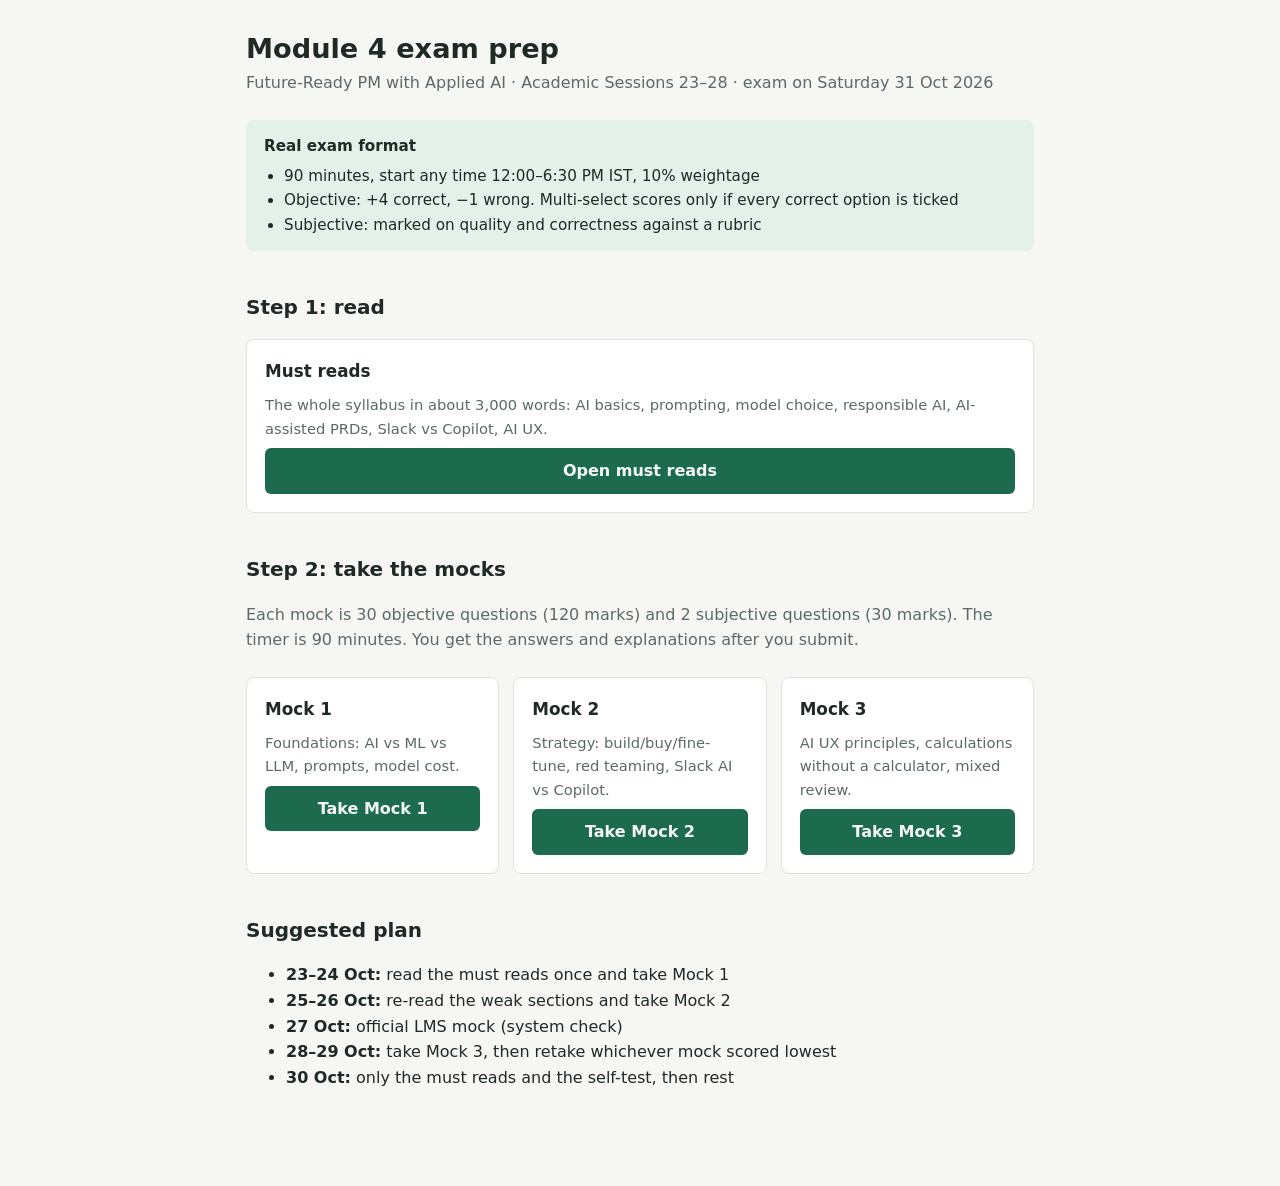
<file: index.html>
<!doctype html>
<html lang="en">
<head>
<meta charset="utf-8">
<meta name="viewport" content="width=device-width, initial-scale=1">
<title>Module 4 Exam Prep</title>
<link rel="stylesheet" href="style.css">
</head>
<body>
<main class="wrap">
  <h1>Module 4 exam prep</h1>
  <p class="sub">Future-Ready PM with Applied AI · Academic Sessions 23–28 · exam on Saturday 31 Oct 2026</p>

  <div class="facts">
    <strong>Real exam format</strong>
    <ul>
      <li>90 minutes, start any time 12:00–6:30 PM IST, 10% weightage</li>
      <li>Objective: +4 correct, −1 wrong. Multi-select scores only if every correct option is ticked</li>
      <li>Subjective: marked on quality and correctness against a rubric</li>
    </ul>
  </div>

  <h2>Step 1: read</h2>
  <div class="cards">
    <div class="card">
      <h3>Must reads</h3>
      <p>The whole syllabus in about 3,000 words: AI basics, prompting, model choice, responsible AI, AI-assisted PRDs, Slack vs Copilot, AI UX.</p>
      <a class="btn" href="must-reads.html">Open must reads</a>
    </div>
  </div>

  <h2>Step 2: take the mocks</h2>
  <p class="sub">Each mock is 30 objective questions (120 marks) and 2 subjective questions (30 marks). The timer is 90 minutes. You get the answers and explanations after you submit.</p>
  <div class="cards">
    <div class="card">
      <h3>Mock 1</h3>
      <p>Foundations: AI vs ML vs LLM, prompts, model cost.</p>
      <a class="btn" href="exam.html?id=1">Take Mock 1</a>
    </div>
    <div class="card">
      <h3>Mock 2</h3>
      <p>Strategy: build/buy/fine-tune, red teaming, Slack AI vs Copilot.</p>
      <a class="btn" href="exam.html?id=2">Take Mock 2</a>
    </div>
    <div class="card">
      <h3>Mock 3</h3>
      <p>AI UX principles, calculations without a calculator, mixed review.</p>
      <a class="btn" href="exam.html?id=3">Take Mock 3</a>
    </div>
  </div>

  <h2>Suggested plan</h2>
  <ul>
    <li><strong>23–24 Oct:</strong> read the must reads once and take Mock 1</li>
    <li><strong>25–26 Oct:</strong> re-read the weak sections and take Mock 2</li>
    <li><strong>27 Oct:</strong> official LMS mock (system check)</li>
    <li><strong>28–29 Oct:</strong> take Mock 3, then retake whichever mock scored lowest</li>
    <li><strong>30 Oct:</strong> only the must reads and the self-test, then rest</li>
  </ul>
</main>
</body>
</html>
</file>
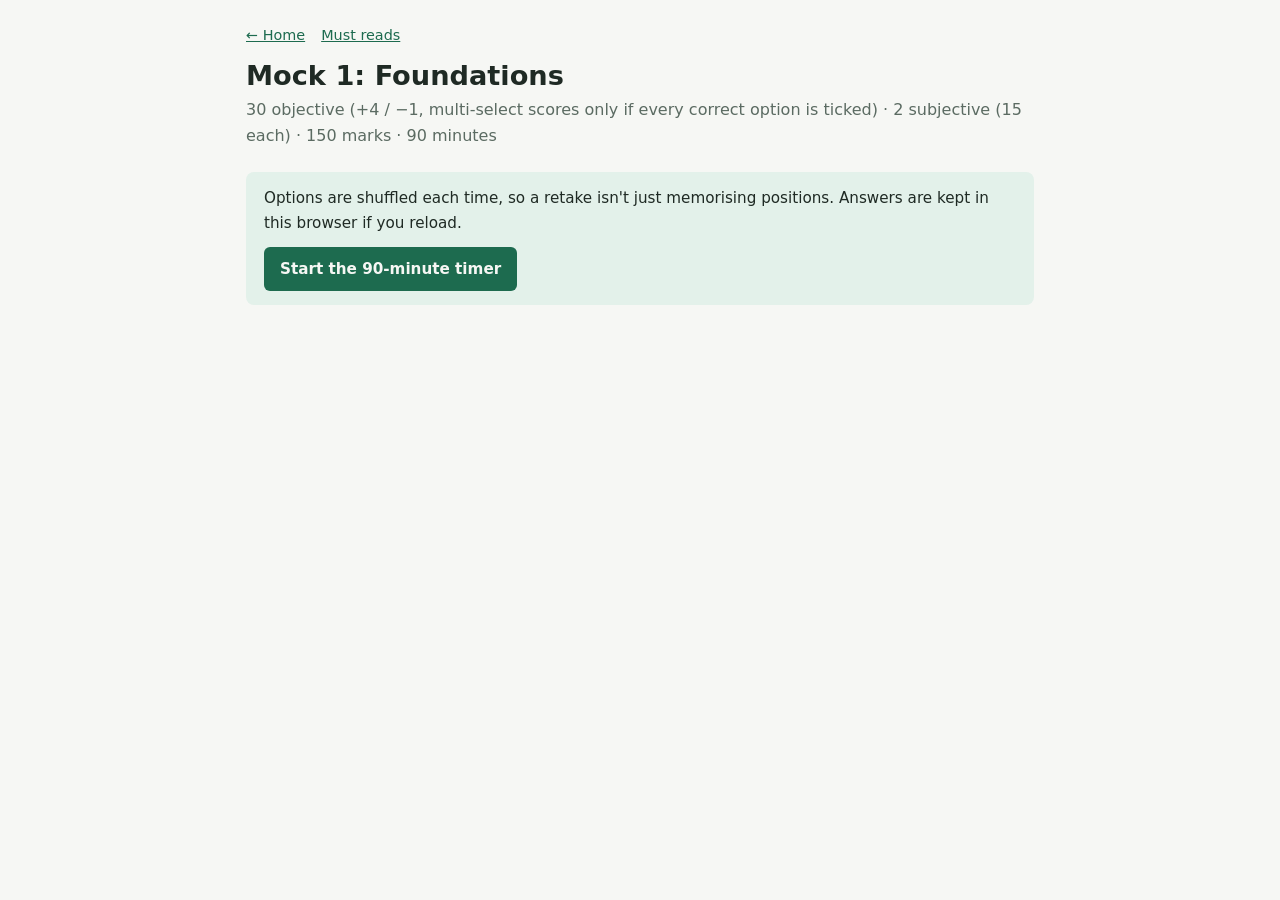
<file: exam.html>
<!doctype html>
<html lang="en">
<head>
<meta charset="utf-8">
<meta name="viewport" content="width=device-width, initial-scale=1">
<title>Module 4 Mock Exam</title>
<link rel="stylesheet" href="style.css">
</head>
<body>
<main class="wrap">
  <nav class="nav"><a href="index.html">← Home</a><a href="must-reads.html">Must reads</a></nav>
  <h1 id="title">Mock exam</h1>
  <p class="sub">30 objective (+4 / −1, multi-select scores only if every correct option is ticked) · 2 subjective (15 each) · 150 marks · 90 minutes</p>

  <div id="start" class="facts">
    Options are shuffled each time, so a retake isn't just memorising positions. Answers are kept in this browser if you reload.
    <div style="margin-top:12px"><button class="btn" id="startBtn">Start the 90-minute timer</button></div>
  </div>

  <div id="exam" class="hidden">
    <div class="bar">
      <span>Answered: <strong id="count">0</strong> / 30</span>
      <span class="timer" id="timer">90:00</span>
      <button class="btn" id="submitBtn">Submit</button>
    </div>
    <h2>Part A: objective</h2>
    <div id="mcq"></div>
    <h2>Part B: subjective</h2>
    <p class="sub">Write your answer, then submit. After submitting, compare yours with the model answer and give yourself marks against the rubric.</p>
    <div id="subj"></div>
  </div>

  <div id="result" class="hidden"></div>
</main>

<script src="questions.js"></script>
<script>
(function () {
  const id = new URLSearchParams(location.search).get('id') || '1';
  const exam = EXAMS[id];
  if (!exam) { document.getElementById('title').textContent = 'Mock not found'; return; }
  document.getElementById('title').textContent = exam.title;
  document.title = exam.title;

  const KEY = 'm4-mock-' + id;
  const store = {
    get() { try { return JSON.parse(localStorage.getItem(KEY)) || null; } catch (e) { return null; } },
    set(v) { try { localStorage.setItem(KEY, JSON.stringify(v)); } catch (e) {} },
    clear() { try { localStorage.removeItem(KEY); } catch (e) {} }
  };

  // State: per-question shuffled order, chosen answers, subjective text, deadline.
  let state = store.get();
  function freshState() {
    return {
      order: exam.mcq.map(q => shuffle(q.options.map((_, i) => i))),
      chosen: exam.mcq.map(() => []),
      text: exam.subjective.map(() => ''),
      deadline: null,
      submitted: false
    };
  }
  if (!state || state.order.length !== exam.mcq.length) state = freshState();

  function shuffle(a) {
    for (let i = a.length - 1; i > 0; i--) { const j = Math.floor(Math.random() * (i + 1)); [a[i], a[j]] = [a[j], a[i]]; }
    return a;
  }
  const esc = s => String(s).replace(/[&<>"]/g, c => ({ '&': '&amp;', '<': '&lt;', '>': '&gt;', '"': '&quot;' }[c]));

  function render() {
    const mcqEl = document.getElementById('mcq');
    mcqEl.innerHTML = exam.mcq.map((q, qi) => {
      const multi = q.type === 'multi';
      const opts = state.order[qi].map(oi => {
        const checked = state.chosen[qi].includes(oi) ? 'checked' : '';
        return `<label class="opt" data-q="${qi}" data-o="${oi}">
          <input type="${multi ? 'checkbox' : 'radio'}" name="q${qi}" value="${oi}" ${checked}>
          <span>${esc(q.options[oi])}</span></label>`;
      }).join('');
      return `<div class="q" id="q${qi}"><div class="num">Question ${qi + 1}${multi ? ' · select all that apply' : ''}</div>
        <div class="text">${esc(q.q)}</div>${opts}<div class="fb"></div></div>`;
    }).join('');

    document.getElementById('subj').innerHTML = exam.subjective.map((s, si) => `
      <div class="q"><div class="num">Question ${31 + si} · 15 marks</div>
        <div class="text">${esc(s.q)}</div>
        <ul class="tasks">${s.tasks.map(t => `<li>${esc(t)}</li>`).join('')}</ul>
        <textarea data-s="${si}" placeholder="Write your answer under each task heading…">${esc(state.text[si])}</textarea>
        <div class="sfb"></div></div>`).join('');

    mcqEl.addEventListener('change', e => {
      const inp = e.target; if (!inp.name) return;
      const qi = +inp.name.slice(1);
      state.chosen[qi] = [...document.querySelectorAll(`input[name="q${qi}"]:checked`)].map(x => +x.value);
      store.set(state); updateCount();
    });
    document.getElementById('subj').addEventListener('input', e => {
      if (e.target.dataset.s === undefined) return;
      state.text[+e.target.dataset.s] = e.target.value; store.set(state);
    });
    updateCount();
  }

  function updateCount() {
    document.getElementById('count').textContent = state.chosen.filter(c => c.length).length;
  }

  let tick;
  function startTimer() {
    if (!state.deadline) { state.deadline = Date.now() + 90 * 60 * 1000; store.set(state); }
    const el = document.getElementById('timer');
    const step = () => {
      const left = Math.max(0, state.deadline - Date.now());
      const m = Math.floor(left / 60000), s = Math.floor((left % 60000) / 1000);
      el.textContent = `${String(m).padStart(2, '0')}:${String(s).padStart(2, '0')}`;
      el.classList.toggle('low', left < 10 * 60 * 1000);
      if (left === 0) { clearInterval(tick); submit(true); }
    };
    step(); tick = setInterval(step, 1000);
  }

  function same(a, b) { return a.length === b.length && a.every(x => b.includes(x)); }

  function submit(auto) {
    if (!auto && !confirm('Submit the exam? You can still read the answers afterwards.')) return;
    clearInterval(tick);
    state.submitted = true; store.set(state);
    let total = 0, right = 0, wrong = 0, blank = 0;
    exam.mcq.forEach((q, qi) => {
      const ch = state.chosen[qi];
      let mark;
      if (!ch.length) { mark = 0; blank++; }
      else if (same(ch, q.answer)) { mark = 4; right++; }
      else { mark = -1; wrong++; }
      total += mark;
      const box = document.getElementById('q' + qi);
      box.querySelectorAll('input').forEach(i => i.disabled = true);
      box.querySelectorAll('.opt').forEach(l => {
        const oi = +l.dataset.o;
        if (q.answer.includes(oi)) l.classList.add('correct');
        else if (ch.includes(oi)) l.classList.add('wrong');
      });
      const cls = mark > 0 ? 'pos' : mark < 0 ? 'neg' : 'zero';
      box.querySelector('.fb').innerHTML = `<div class="why"><span class="mark ${cls}">${mark > 0 ? '+' : ''}${mark}</span> · ${esc(q.why)}</div>`;
    });

    document.querySelectorAll('textarea').forEach(t => t.readOnly = true);
    exam.subjective.forEach((s, si) => {
      const fb = document.querySelectorAll('.sfb')[si];
      fb.innerHTML = `<div class="model"><strong>Model answer</strong><ul>${s.model.map(m => `<li>${esc(m)}</li>`).join('')}</ul>
        <strong>Rubric</strong><ul>${s.rubric.map(r => `<li>${esc(r)}</li>`).join('')}</ul>
        Your marks for this question (0–15): <input class="self" type="number" min="0" max="15" step="0.5" data-self="${si}" value="0"></div>`;
    });

    const res = document.getElementById('result');
    res.classList.remove('hidden');
    const draw = () => {
      const selfMarks = [...document.querySelectorAll('[data-self]')].reduce((a, i) => a + Math.min(15, Math.max(0, +i.value || 0)), 0);
      const grand = total + selfMarks;
      res.innerHTML = `<div class="score-box">
        <div class="big">${grand} / 150</div>
        <div>Objective: <strong>${total} / 120</strong> (${right} right, ${wrong} wrong, ${blank} blank) · Subjective (your marks): <strong>${selfMarks} / 30</strong></div>
        <div>That's <strong>${(grand / 150 * 100).toFixed(1)}%</strong>, or <strong>${(grand / 150 * 10).toFixed(2)}</strong> of the 10% weightage.</div>
        <div style="margin-top:12px;display:flex;gap:10px;flex-wrap:wrap">
          <a class="btn ghost" href="#mcq">Review answers</a>
          <button class="btn ghost" id="retake">Retake (new shuffle)</button>
          <a class="btn ghost" href="index.html">Home</a></div></div>`;
      document.getElementById('retake').onclick = () => { store.clear(); location.reload(); };
    };
    document.getElementById('subj').addEventListener('input', e => { if (e.target.dataset.self !== undefined) draw(); });
    draw();
    document.getElementById('submitBtn').disabled = true;
    document.querySelector('.wrap').insertBefore(res, document.getElementById('exam'));
    res.scrollIntoView();
  }

  function begin() {
    document.getElementById('start').classList.add('hidden');
    document.getElementById('exam').classList.remove('hidden');
    render();
    if (state.submitted) { submit(true); return; }
    startTimer();
  }

  document.getElementById('startBtn').onclick = begin;
  document.getElementById('submitBtn').onclick = () => submit(false);
  if (state.deadline || state.submitted) begin();
})();
</script>
</body>
</html>
</file>
<file: style.css>
:root {
  --bg: #f6f7f4;
  --card: #ffffff;
  --ink: #1f2a24;
  --muted: #5b6b62;
  --rule: #dfe4dd;
  --accent: #1d6b4f;
  --accent-soft: #e3f1ea;
  --good: #1f7a3f;
  --good-soft: #e5f4e9;
  --bad: #b23a2f;
  --bad-soft: #fbe9e6;
  --warn: #8a5a00;
  --warn-soft: #fdf3dc;
}
@media (prefers-color-scheme: dark) {
  :root {
    --bg: #141917;
    --card: #1c2320;
    --ink: #e6ece8;
    --muted: #9fb0a7;
    --rule: #2e3833;
    --accent: #5cc49a;
    --accent-soft: #1e3329;
    --good: #6fd08f;
    --good-soft: #1b3324;
    --bad: #f08a7e;
    --bad-soft: #3a211e;
    --warn: #f0c36a;
    --warn-soft: #3a3020;
  }
}
* { box-sizing: border-box; }
body {
  margin: 0;
  background: var(--bg);
  color: var(--ink);
  font: 16px/1.6 system-ui, -apple-system, "Segoe UI", Roboto, sans-serif;
}
.wrap { max-width: 820px; margin: 0 auto; padding: 24px 16px 80px; }
a { color: var(--accent); }
h1 { font-size: 1.7rem; line-height: 1.25; margin: 8px 0 4px; text-wrap: balance; }
h2 { font-size: 1.25rem; margin-top: 2em; text-wrap: balance; }
h3 { font-size: 1.05rem; }
.sub { color: var(--muted); margin: 0 0 24px; }
.nav { display: flex; gap: 16px; flex-wrap: wrap; font-size: .9rem; margin-bottom: 12px; }
.cards { display: grid; gap: 14px; grid-template-columns: repeat(auto-fit, minmax(220px, 1fr)); }
.card {
  background: var(--card); border: 1px solid var(--rule); border-radius: 8px;
  padding: 18px; display: flex; flex-direction: column; gap: 8px;
}
.card h3 { margin: 0; }
.card p { margin: 0; color: var(--muted); font-size: .92rem; }
.btn {
  display: inline-block; background: var(--accent); color: var(--bg); border: 0;
  border-radius: 6px; padding: 10px 16px; font: inherit; font-weight: 600;
  cursor: pointer; text-decoration: none; text-align: center;
}
.btn.ghost { background: transparent; color: var(--accent); border: 1px solid var(--accent); }
.btn:focus-visible, input:focus-visible, textarea:focus-visible { outline: 3px solid var(--accent); outline-offset: 2px; }
.facts { background: var(--accent-soft); border-radius: 8px; padding: 14px 18px; margin: 18px 0; font-size: .95rem; }
.facts ul { margin: 6px 0 0; padding-left: 20px; }

/* must-reads markdown */
.md table { border-collapse: collapse; width: 100%; font-size: .92rem; display: block; overflow-x: auto; }
.md th, .md td { border: 1px solid var(--rule); padding: 6px 9px; text-align: left; vertical-align: top; }
.md th { background: var(--accent-soft); }
.md code { background: var(--accent-soft); padding: 1px 5px; border-radius: 4px; }
.md hr { border: 0; border-top: 1px solid var(--rule); margin: 28px 0; }

/* exam */
.bar {
  position: sticky; top: 0; z-index: 5; background: var(--bg);
  border-bottom: 1px solid var(--rule); padding: 10px 0; margin-bottom: 18px;
  display: flex; justify-content: space-between; align-items: center; gap: 12px; flex-wrap: wrap;
}
.timer { font-variant-numeric: tabular-nums; font-weight: 700; font-size: 1.1rem; }
.timer.low { color: var(--bad); }
.q {
  background: var(--card); border: 1px solid var(--rule); border-radius: 8px;
  padding: 16px 18px; margin-bottom: 14px;
}
.q .num { font-size: .8rem; color: var(--muted); letter-spacing: .04em; text-transform: uppercase; }
.q .text { font-weight: 600; margin: 4px 0 10px; }
.opt { display: flex; gap: 10px; align-items: flex-start; padding: 6px 8px; border-radius: 6px; cursor: pointer; }
.opt:hover { background: var(--accent-soft); }
.opt input { margin-top: 5px; }
.opt.correct { background: var(--good-soft); }
.opt.wrong { background: var(--bad-soft); }
.why { margin-top: 10px; padding: 10px 12px; border-radius: 6px; background: var(--warn-soft); font-size: .93rem; }
.mark { font-weight: 700; font-variant-numeric: tabular-nums; }
.mark.pos { color: var(--good); } .mark.neg { color: var(--bad); } .mark.zero { color: var(--muted); }
textarea {
  width: 100%; min-height: 220px; font: inherit; padding: 10px; border-radius: 6px;
  border: 1px solid var(--rule); background: var(--bg); color: var(--ink);
}
.tasks { margin: 6px 0 10px; padding-left: 20px; }
.model { margin-top: 12px; padding: 12px 14px; border-radius: 6px; background: var(--good-soft); font-size: .94rem; }
.model ul { margin: 4px 0; padding-left: 20px; }
.score-box { background: var(--card); border: 2px solid var(--accent); border-radius: 8px; padding: 18px; margin: 18px 0; }
.score-box .big { font-size: 2rem; font-weight: 800; font-variant-numeric: tabular-nums; }
.self { width: 80px; padding: 6px; font: inherit; border: 1px solid var(--rule); border-radius: 6px; background: var(--bg); color: var(--ink); }
.hidden { display: none; }
@media (prefers-reduced-motion: reduce) { * { scroll-behavior: auto !important; } }
</file>
